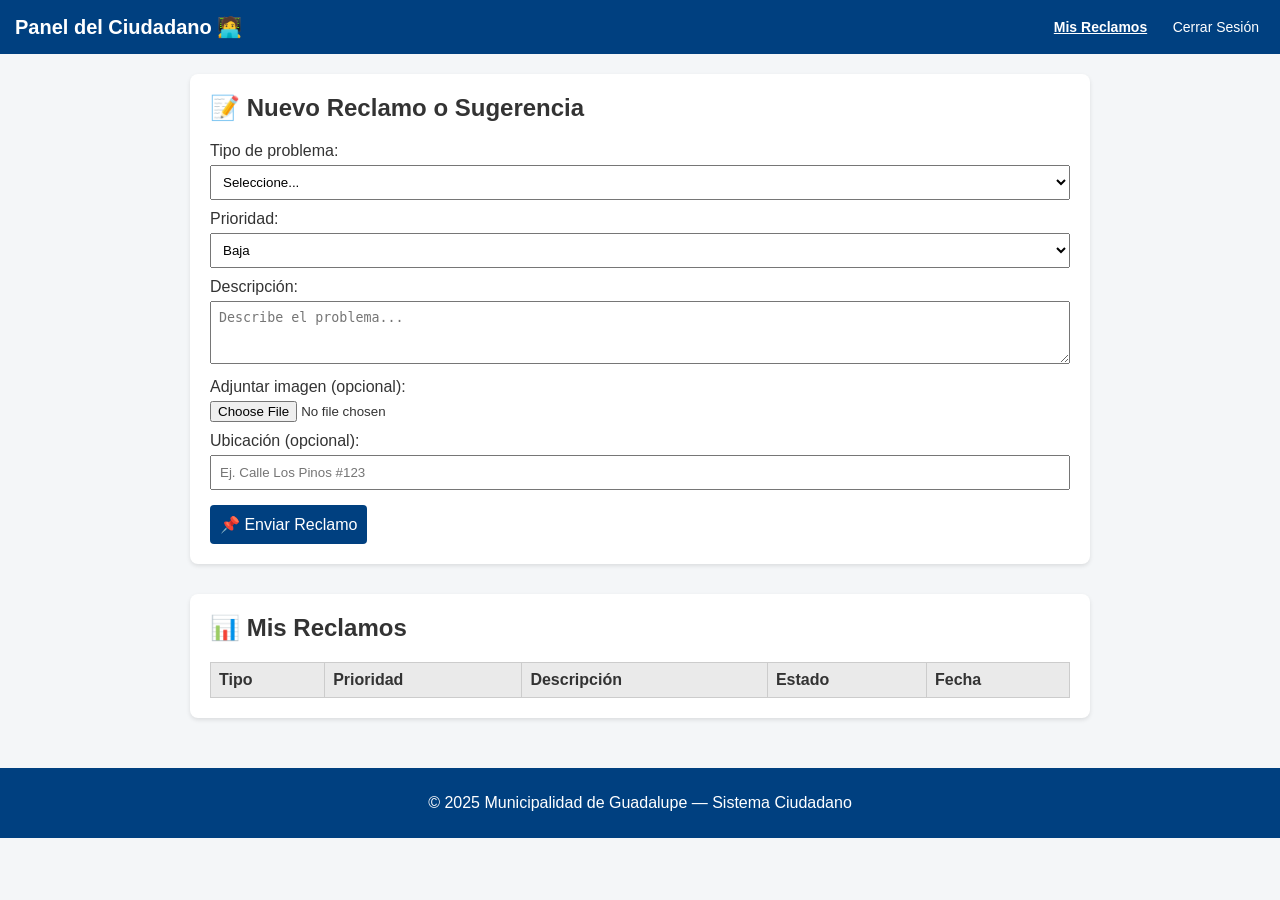
<file: ciudadano.html>
<!DOCTYPE html>
<html lang="es">
<head>
  <meta charset="UTF-8">
  <meta name="viewport" content="width=device-width, initial-scale=1.0">
  <title>Panel Ciudadano - Sistema Ciudadano</title>
  <style>
    body {
      font-family: Arial, sans-serif;
      margin: 0;
      background: #f4f6f8;
      color: #333;
    }
    header.site-header {
      background: #004080;
      color: #fff;
      padding: 15px;
      display: flex;
      justify-content: space-between;
      align-items: center;
    }
    header.site-header h1 {
      margin: 0;
      font-size: 20px;
    }
    nav a, .logout-btn {
      color: #fff;
      margin-left: 15px;
      text-decoration: none;
      background: none;
      border: none;
      cursor: pointer;
      font-size: 14px;
    }
    nav a.active {
      text-decoration: underline;
      font-weight: bold;
    }
    main.ciudadano-container {
      padding: 20px;
      max-width: 900px;
      margin: 0 auto;
    }
    h2 {
      margin-top: 0;
    }
    /* FORMULARIO */
    .form-section {
      background: #fff;
      padding: 20px;
      border-radius: 8px;
      box-shadow: 0 2px 4px rgba(0,0,0,0.1);
      margin-bottom: 30px;
    }
    form label {
      display: block;
      margin-top: 10px;
    }
    form input[type="text"],
    form select,
    form textarea {
      width: 100%;
      padding: 8px;
      margin-top: 5px;
      box-sizing: border-box;
    }
    form input[type="file"] {
      margin-top: 5px;
    }
    .btn {
      display: block;
      background: #004080;
      color: #fff;
      padding: 10px;
      border: none;
      border-radius: 4px;
      cursor: pointer;
      margin-top: 15px;
      font-size: 16px;
    }
    .btn:hover {
      background: #003366;
    }

    /* TABLA */
    .lista-section {
      background: #fff;
      padding: 20px;
      border-radius: 8px;
      box-shadow: 0 2px 4px rgba(0,0,0,0.1);
    }
    table {
      width: 100%;
      border-collapse: collapse;
      background: #fff;
    }
    table th, table td {
      border: 1px solid #ccc;
      padding: 8px;
      text-align: left;
    }
    table th {
      background: #eaeaea;
    }

    footer {
      text-align: center;
      padding: 10px;
      background: #004080;
      color: #fff;
      margin-top: 30px;
    }
  </style>
</head>
<body>

  <header class="site-header">
    <h1>Panel del Ciudadano 🧑‍💻</h1>
    <nav>
      <a href="ciudadano.html" class="active">Mis Reclamos</a>
      <button class="logout-btn" onclick="logout()">Cerrar Sesión</button>
    </nav>
  </header>

  <main class="ciudadano-container">
    <!-- Formulario de nuevo reclamo -->
    <section class="form-section">
      <h2>📝 Nuevo Reclamo o Sugerencia</h2>
      <form id="reclamoForm">
        <label for="tipo">Tipo de problema:</label>
        <select id="tipo" required>
          <option value="">Seleccione...</option>
          <option value="Baches">Baches</option>
          <option value="Alumbrado">Alumbrado</option>
          <option value="Limpieza">Limpieza</option>
          <option value="Otros">Otros</option>
        </select>

        <label for="prioridad">Prioridad:</label>
        <select id="prioridad" required>
          <option value="Baja">Baja</option>
          <option value="Media">Media</option>
          <option value="Alta">Alta</option>
        </select>

        <label for="descripcion">Descripción:</label>
        <textarea id="descripcion" rows="3" placeholder="Describe el problema..." required></textarea>

        <label for="imagen">Adjuntar imagen (opcional):</label>
        <input type="file" id="imagen" accept="image/*">

        <label for="ubicacion">Ubicación (opcional):</label>
        <input type="text" id="ubicacion" placeholder="Ej. Calle Los Pinos #123">

        <button type="submit" class="btn">📌 Enviar Reclamo</button>
      </form>
    </section>

    <!-- Lista de reclamos -->
    <section class="lista-section">
      <h2>📊 Mis Reclamos</h2>
      <table id="tablaReclamos">
        <thead>
          <tr>
            <th>Tipo</th>
            <th>Prioridad</th>
            <th>Descripción</th>
            <th>Estado</th>
            <th>Fecha</th>
          </tr>
        </thead>
        <tbody>
          <!-- Se llena dinámicamente -->
        </tbody>
      </table>
    </section>
  </main>

  <footer>
    <p>© 2025 Municipalidad de Guadalupe — Sistema Ciudadano</p>
  </footer>

  <script>
    // Cierre de sesión simulado
    function logout() {
      alert("Sesión cerrada correctamente");
      window.location.href = "index.html";
    }

    // Lógica para registrar reclamos en la tabla
    document.getElementById('reclamoForm').addEventListener('submit', function(e) {
      e.preventDefault();
      const tipo = document.getElementById('tipo').value;
      const prioridad = document.getElementById('prioridad').value;
      const descripcion = document.getElementById('descripcion').value;
      const fecha = new Date().toLocaleString();

      const tabla = document.getElementById('tablaReclamos').querySelector('tbody');
      const fila = document.createElement('tr');

      fila.innerHTML = `
        <td>${tipo}</td>
        <td>${prioridad}</td>
        <td>${descripcion}</td>
        <td>Enviado</td>
        <td>${fecha}</td>
      `;

      tabla.appendChild(fila);
      this.reset();

      alert('✅ Reclamo enviado correctamente');
    });
  </script>

</body>
</html>
</file>
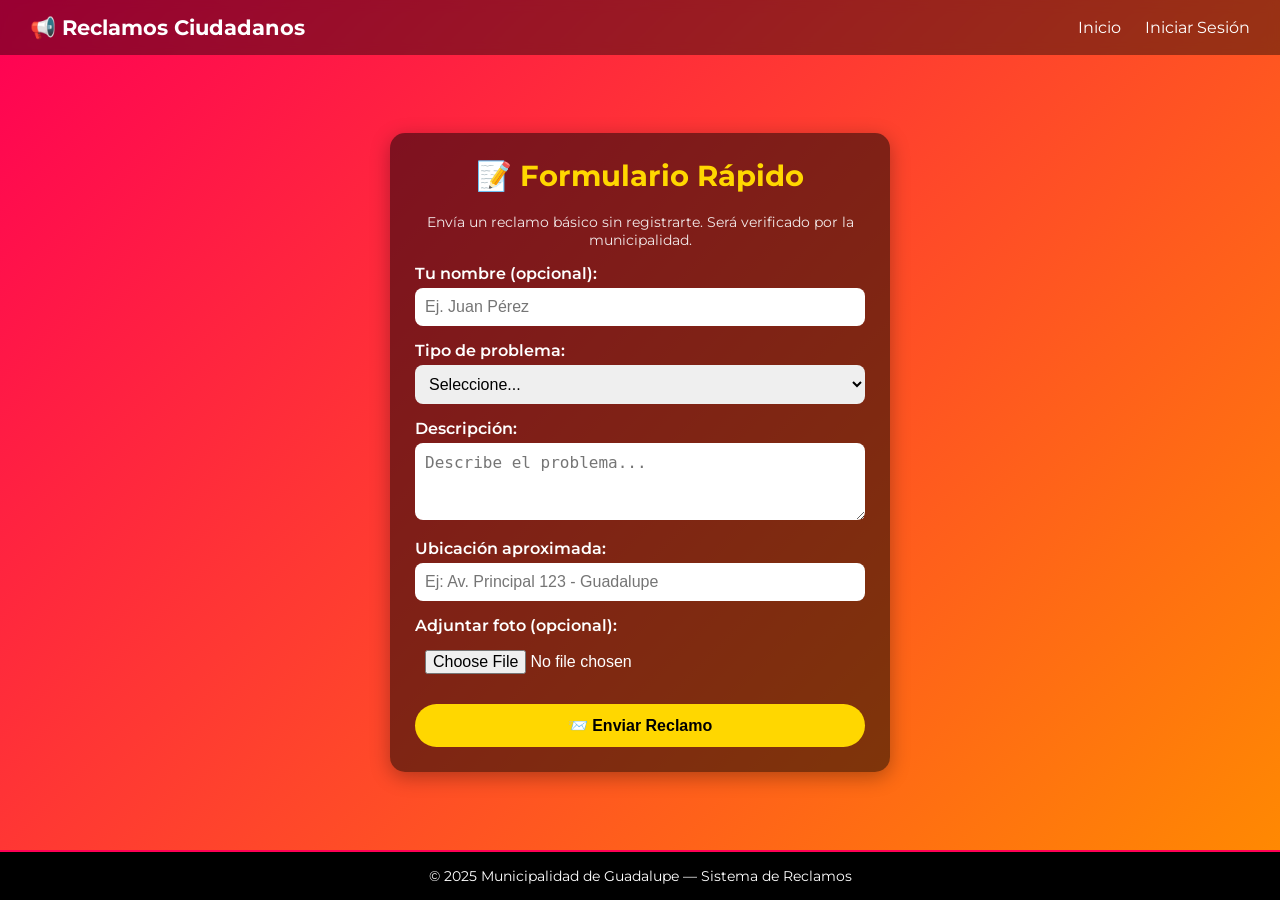
<file: formulario-rapido.html>
<!DOCTYPE html>
<html lang="es">
<head>
  <meta charset="UTF-8" />
  <meta name="viewport" content="width=device-width, initial-scale=1.0"/>
  <title>Formulario Rápido - Reclamos Ciudadanos</title>
  <link href="https://fonts.googleapis.com/css2?family=Montserrat:wght@400;700&display=swap" rel="stylesheet">

  <style>
    * {
      margin: 0;
      padding: 0;
      box-sizing: border-box;
    }

    body {
      font-family: 'Montserrat', sans-serif;
      background: linear-gradient(135deg, #ff0055, #ff8c00);
      color: #fff;
      min-height: 100vh;
      display: flex;
      flex-direction: column;
    }

    /* HEADER */
    header {
      background: rgba(0, 0, 0, 0.4);
      backdrop-filter: blur(6px);
      padding: 15px 30px;
      display: flex;
      justify-content: space-between;
      align-items: center;
    }

    .logo {
      font-size: 1.3rem;
      font-weight: bold;
    }

    nav a {
      color: #fff;
      text-decoration: none;
      margin-left: 20px;
      transition: color 0.3s;
    }

    nav a:hover {
      color: #ffd700;
    }

    /* FORMULARIO */
    main {
      flex: 1;
      display: flex;
      justify-content: center;
      align-items: center;
      padding: 30px 10px;
    }

    .form-container {
      background: rgba(0, 0, 0, 0.5);
      padding: 25px;
      border-radius: 15px;
      max-width: 500px;
      width: 100%;
      box-shadow: 0 5px 20px rgba(0,0,0,0.3);
    }

    .form-container h1 {
      text-align: center;
      margin-bottom: 20px;
      color: #ffd700;
      font-size: 1.8rem;
    }

    label {
      display: block;
      margin-top: 15px;
      font-weight: 600;
    }

    input, select, textarea {
      width: 100%;
      padding: 10px;
      border: none;
      border-radius: 8px;
      margin-top: 5px;
      font-size: 1rem;
    }

    textarea {
      resize: vertical;
    }

    button {
      width: 100%;
      background: #ffd700;
      color: #000;
      padding: 12px;
      border: none;
      border-radius: 25px;
      margin-top: 20px;
      font-weight: bold;
      cursor: pointer;
      font-size: 1rem;
      transition: background 0.3s, transform 0.2s;
    }

    button:hover {
      background: #fff;
      transform: scale(1.05);
    }

    .mensaje-exito {
      text-align: center;
      margin-top: 15px;
      background: rgba(0, 255, 100, 0.2);
      border: 1px solid #00ff66;
      padding: 10px;
      border-radius: 8px;
      display: none;
    }

    /* FOOTER */
    footer {
      text-align: center;
      padding: 15px;
      background: #000;
      font-size: 0.9rem;
      border-top: 2px solid #ff0055;
    }
  </style>
</head>

<body>
  <!-- HEADER -->
  <header>
    <div class="logo">📢 Reclamos Ciudadanos</div>
    <nav>
      <a href="index.html">Inicio</a>
      <a href="login.html">Iniciar Sesión</a>
    </nav>
  </header>

  <!-- FORMULARIO -->
  <main>
    <div class="form-container">
      <h1>📝 Formulario Rápido</h1>
      <p style="text-align:center; font-size:0.9rem; opacity:0.9;">
        Envía un reclamo básico sin registrarte. Será verificado por la municipalidad.
      </p>

      <form id="form-rapido">
        <label for="nombre">Tu nombre (opcional):</label>
        <input type="text" id="nombre" placeholder="Ej. Juan Pérez">

        <label for="tipo">Tipo de problema:</label>
        <select id="tipo" required>
          <option value="">Seleccione...</option>
          <option value="bache">🚧 Bache en la vía</option>
          <option value="alumbrado">💡 Alumbrado público</option>
          <option value="limpieza">🧹 Limpieza pública</option>
          <option value="otro">📝 Otro</option>
        </select>

        <label for="descripcion">Descripción:</label>
        <textarea id="descripcion" rows="3" placeholder="Describe el problema..." required></textarea>

        <label for="ubicacion">Ubicación aproximada:</label>
        <input type="text" id="ubicacion" placeholder="Ej: Av. Principal 123 - Guadalupe" required>

        <label for="foto">Adjuntar foto (opcional):</label>
        <input type="file" id="foto" accept="image/*">

        <button type="submit">📨 Enviar Reclamo</button>
      </form>

      <div class="mensaje-exito" id="mensajeExito">
        ✅ ¡Tu reclamo ha sido enviado correctamente!
      </div>
    </div>
  </main>

  <!-- FOOTER -->
  <footer>
    © 2025 Municipalidad de Guadalupe — Sistema de Reclamos
  </footer>

  <script>
    const form = document.getElementById('form-rapido');
    const mensaje = document.getElementById('mensajeExito');

    form.addEventListener('submit', (e) => {
      e.preventDefault();

      const nuevoReclamo = {
        id: Date.now(),
        nombre: document.getElementById('nombre').value || 'Anónimo',
        tipo: document.getElementById('tipo').value,
        descripcion: document.getElementById('descripcion').value,
        ubicacion: document.getElementById('ubicacion').value,
        fecha: new Date().toLocaleString(),
        estado: 'Por verificar'
      };

      // Guardar en localStorage
      const reclamosRapidos = JSON.parse(localStorage.getItem('reclamosRapidos')) || [];
      reclamosRapidos.push(nuevoReclamo);
      localStorage.setItem('reclamosRapidos', JSON.stringify(reclamosRapidos));

      form.reset();
      mensaje.style.display = 'block';

      setTimeout(() => mensaje.style.display = 'none', 4000);
    });
  </script>
</body>
</html>
</file>
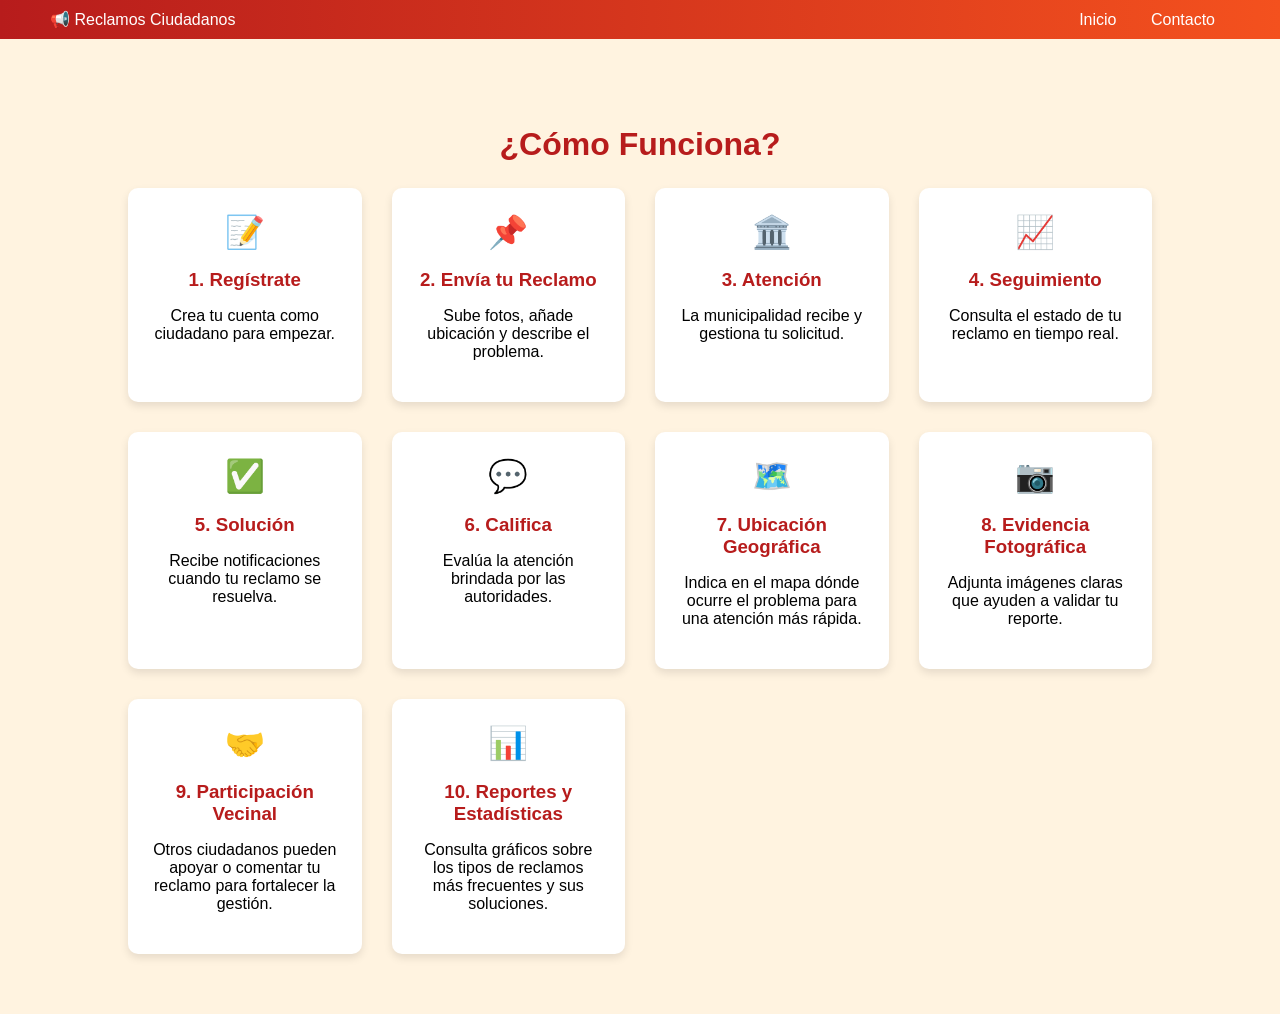
<file: info.html>
<!DOCTYPE html>
<html lang="es">
<head>
  <meta charset="UTF-8">
  <meta name="viewport" content="width=device-width, initial-scale=1.0">
  <title>Información - Reclamos Guadalupe</title>
  <link rel="icon" href="img/megafono.png">
  <style>
    body {font-family: "Poppins", sans-serif; margin: 0; background: #fff3e0;}
    nav {
      background: linear-gradient(90deg, #b71c1c, #f4511e);
      color: white; display: flex; justify-content: space-between; align-items: center;
      padding: 10px 50px;
    }
    nav a {color: white; text-decoration: none; margin: 0 15px; font-weight: 500;}
    nav a:hover {text-decoration: underline;}

    .info {padding: 60px 10%; text-align: center;}
    .info h2 {font-size: 2rem; color: #b71c1c; margin-bottom: 25px;}
    .steps {
      display: grid; grid-template-columns: repeat(auto-fit, minmax(230px, 1fr));
      gap: 30px;
    }
    .step {
      background: #fff; border-radius: 10px; padding: 25px;
      box-shadow: 0 4px 8px rgba(0,0,0,0.1); transition: transform 0.3s;
    }
    .step:hover {transform: translateY(-5px);}
    .icon {font-size: 2rem; color: #f4511e; margin-bottom: 10px;}
    .step h3 {color: #b71c1c; margin-bottom: 10px;}
  </style>
</head>
<body>

  <nav>
    <div class="logo">📢 Reclamos Ciudadanos</div>
    <div>
      <a href="index.html">Inicio</a>
      <a href="contacto.html">Contacto</a>
    </div>
  </nav>

  <section class="info">
    <h2>¿Cómo Funciona?</h2>
    <div class="steps">

      <div class="step">
        <div class="icon">📝</div>
        <h3>1. Regístrate</h3>
        <p>Crea tu cuenta como ciudadano para empezar.</p>
      </div>

      <div class="step">
        <div class="icon">📌</div>
        <h3>2. Envía tu Reclamo</h3>
        <p>Sube fotos, añade ubicación y describe el problema.</p>
      </div>

      <div class="step">
        <div class="icon">🏛️</div>
        <h3>3. Atención</h3>
        <p>La municipalidad recibe y gestiona tu solicitud.</p>
      </div>

      <div class="step">
        <div class="icon">📈</div>
        <h3>4. Seguimiento</h3>
        <p>Consulta el estado de tu reclamo en tiempo real.</p>
      </div>

      <div class="step">
        <div class="icon">✅</div>
        <h3>5. Solución</h3>
        <p>Recibe notificaciones cuando tu reclamo se resuelva.</p>
      </div>

      <div class="step">
        <div class="icon">💬</div>
        <h3>6. Califica</h3>
        <p>Evalúa la atención brindada por las autoridades.</p>
      </div>

      <!-- NUEVOS PASOS AÑADIDOS -->
      <div class="step">
        <div class="icon">🗺️</div>
        <h3>7. Ubicación Geográfica</h3>
        <p>Indica en el mapa dónde ocurre el problema para una atención más rápida.</p>
      </div>

      <div class="step">
        <div class="icon">📷</div>
        <h3>8. Evidencia Fotográfica</h3>
        <p>Adjunta imágenes claras que ayuden a validar tu reporte.</p>
      </div>

      <div class="step">
        <div class="icon">🤝</div>
        <h3>9. Participación Vecinal</h3>
        <p>Otros ciudadanos pueden apoyar o comentar tu reclamo para fortalecer la gestión.</p>
      </div>

      <div class="step">
        <div class="icon">📊</div>
        <h3>10. Reportes y Estadísticas</h3>
        <p>Consulta gráficos sobre los tipos de reclamos más frecuentes y sus soluciones.</p>
      </div>

    </div>
  </section>

</body>
</html>
</file>
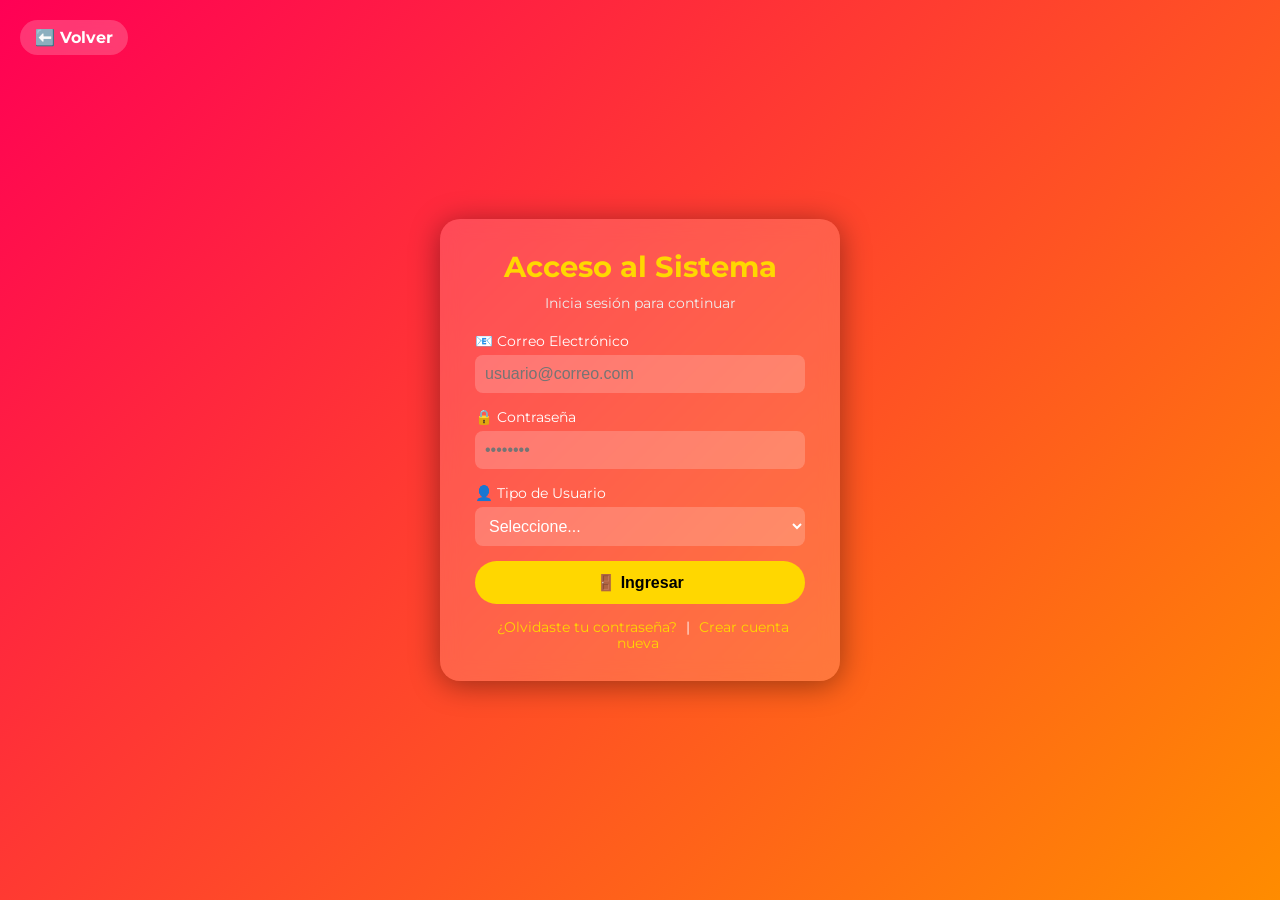
<file: login.html>
<!DOCTYPE html>
<html lang="es">
<head>
  <meta charset="UTF-8" />
  <meta name="viewport" content="width=device-width, initial-scale=1.0"/>
  <title>Iniciar Sesión - Sistema de Reclamos</title>
  <link href="https://fonts.googleapis.com/css2?family=Montserrat:wght@400;700&display=swap" rel="stylesheet">

  <style>
    * {
      margin: 0;
      padding: 0;
      box-sizing: border-box;
    }

    body {
      font-family: 'Montserrat', sans-serif;
      background: linear-gradient(135deg, #ff0055, #ff8c00);
      display: flex;
      justify-content: center;
      align-items: center;
      height: 100vh;
      overflow: hidden;
    }

    /* Botón Volver */
    .volver {
      position: absolute;
      top: 20px;
      left: 20px;
      background: rgba(255,255,255,0.2);
      color: white;
      padding: 8px 15px;
      border-radius: 25px;
      text-decoration: none;
      font-weight: bold;
      backdrop-filter: blur(6px);
      transition: background 0.3s, transform 0.2s;
    }
    .volver:hover {
      background: rgba(255,255,255,0.4);
      transform: scale(1.05);
    }

    /* Tarjeta de Login */
    .login-card {
      background: rgba(255, 255, 255, 0.15);
      backdrop-filter: blur(10px);
      border-radius: 20px;
      box-shadow: 0 4px 30px rgba(0, 0, 0, 0.4);
      padding: 30px 35px;
      text-align: center;
      width: 100%;
      max-width: 400px;
      color: white;
      animation: fadeIn 0.8s ease-out;
    }

    @keyframes fadeIn {
      from { opacity: 0; transform: translateY(-30px); }
      to { opacity: 1; transform: translateY(0); }
    }

    .login-card h1 {
      font-size: 1.8rem;
      margin-bottom: 10px;
      color: #ffd700;
    }

    .login-card p {
      font-size: 0.9rem;
      margin-bottom: 20px;
      color: #eee;
    }

    /* Campos */
    .form-group {
      margin-bottom: 15px;
      text-align: left;
    }
    .form-group label {
      display: block;
      font-size: 0.9rem;
      margin-bottom: 5px;
    }
    .form-group input,
    .form-group select {
      width: 100%;
      padding: 10px;
      border: none;
      border-radius: 8px;
      background: rgba(255,255,255,0.2);
      color: #fff;
      font-size: 1rem;
      outline: none;
      transition: background 0.3s;
    }
    .form-group input:focus,
    .form-group select:focus {
      background: rgba(255,255,255,0.3);
    }

    /* Botón */
    .login-btn {
      width: 100%;
      padding: 12px;
      background: #ffd700;
      color: #000;
      font-weight: bold;
      font-size: 1rem;
      border: none;
      border-radius: 25px;
      cursor: pointer;
      transition: background 0.3s, transform 0.2s;
    }
    .login-btn:hover {
      background: #fff;
      transform: scale(1.05);
    }

    /* Mensaje de error */
    .error-msg {
      color: #ff7b7b;
      text-align: center;
      margin-top: 10px;
      font-size: 0.9rem;
      display: none;
    }

    /* Enlaces */
    .extra-links {
      margin-top: 15px;
      font-size: 0.85rem;
    }
    .extra-links a {
      color: #ffd700;
      text-decoration: none;
      margin: 0 5px;
    }
    .extra-links a:hover {
      text-decoration: underline;
    }
  </style>
</head>

<body>

  <a href="index.html" class="volver">⬅️ Volver</a>

  <div class="login-card">
    <h1>Acceso al Sistema</h1>
    <p>Inicia sesión para continuar</p>

    <form id="login-form">
      <div class="form-group">
        <label for="email">📧 Correo Electrónico</label>
        <input type="email" id="email" placeholder="usuario@correo.com" required>
      </div>

      <div class="form-group">
        <label for="password">🔒 Contraseña</label>
        <input type="password" id="password" placeholder="••••••••" required>
      </div>

      <div class="form-group">
        <label for="role">👤 Tipo de Usuario</label>
        <select id="role" required>
          <option value="">Seleccione...</option>
          <option value="ciudadano">Ciudadano</option>
          <option value="autoridad">Autoridad</option>
          <option value="admin">Administrador</option>
        </select>
      </div>

      <button type="submit" class="login-btn">🚪 Ingresar</button>
      <div class="error-msg" id="error-msg">❌ Correo, contraseña o rol incorrectos</div>
    </form>

    <div class="extra-links">
      <a href="recuperar.html">¿Olvidaste tu contraseña?</a> |
      <a href="register.html">Crear cuenta nueva</a>
    </div>
  </div>

  <script>
    const form = document.getElementById('login-form');
    const errorMsg = document.getElementById('error-msg');

    form.addEventListener('submit', async (e) => {
      e.preventDefault();
      const email = document.getElementById('email').value.trim();
      const password = document.getElementById('password').value.trim();
      const role = document.getElementById('role').value;

      if (!email || !password || !role) {
        errorMsg.textContent = "⚠️ Por favor, completa todos los campos.";
        errorMsg.style.display = "block";
        return;
      }

      try {
        const res = await fetch('php/login.php', {
          method: 'POST',
          headers: { 'Content-Type': 'application/x-www-form-urlencoded' },
          body: new URLSearchParams({ email, password, role })
        });

        const data = await res.json();

        if (data.success) {
          localStorage.setItem('loggedUser', JSON.stringify({ email, role }));

          // Redirección según rol
          window.location.href =
            role === 'ciudadano' ? 'panel-ciudadano.html' :
            role === 'autoridad' ? 'panel-autoridad.html' :
            'panel-admin.html';
        } else {
          errorMsg.textContent = "❌ " + data.message;
          errorMsg.style.display = "block";
        }
      } catch (err) {
        errorMsg.textContent = "⚠️ Error de conexión con el servidor.";
        errorMsg.style.display = "block";
      }
    });
  </script>

</body>
</html>
</file>
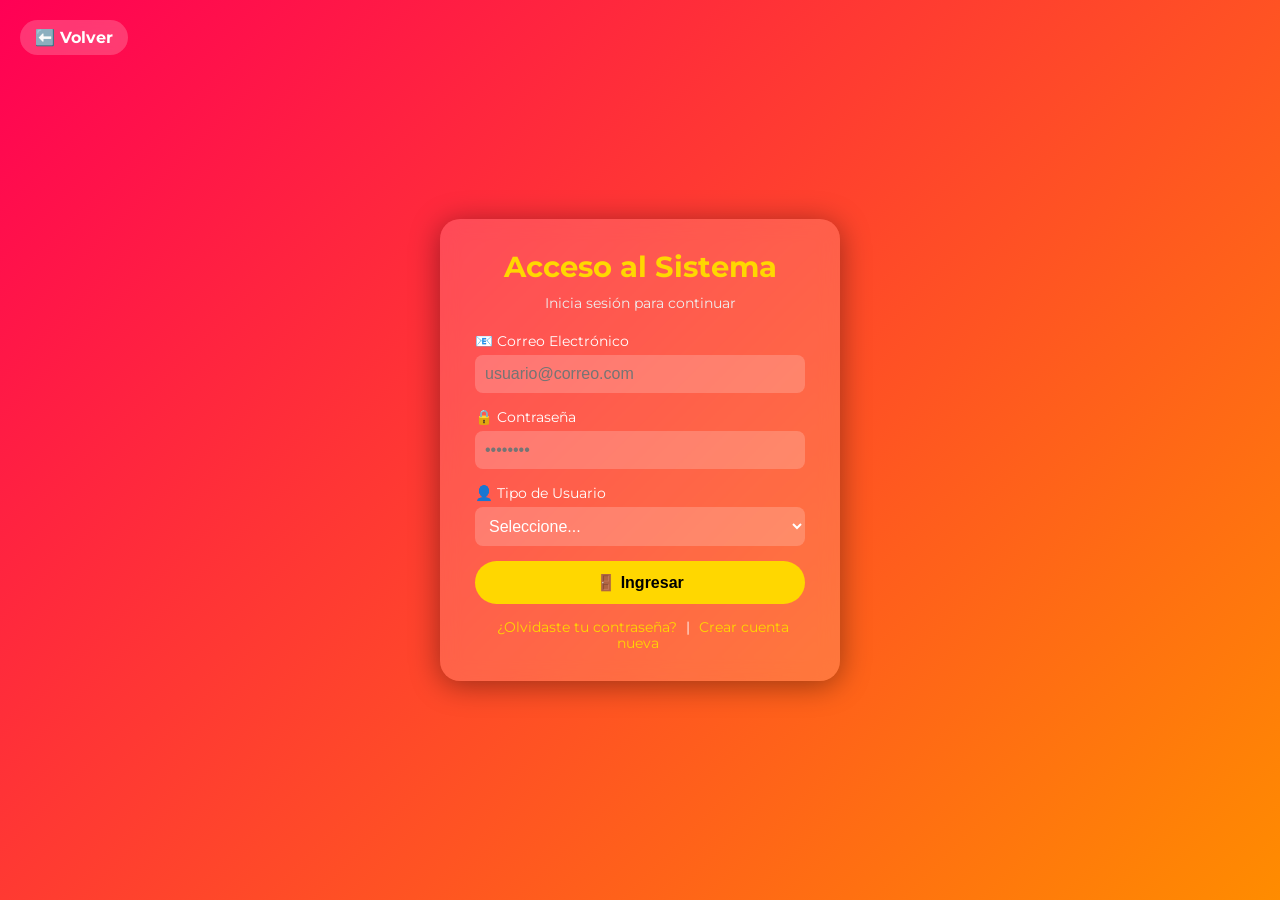
<file: panel-autoridad.html>
<!DOCTYPE html>
<html lang="es">
<head>
  <meta charset="UTF-8">
  <meta name="viewport" content="width=device-width, initial-scale=1.0">
  <title>Panel de Autoridades - Sistema Ciudadano</title>
  <style>
    body {
      font-family: Arial, sans-serif;
      margin: 0;
      background: #f4f6f9;
      color: #333;
    }

    /* === Header === */
    .site-header {
      background: #2c3e50;
      color: #fff;
      padding: 1rem;
      display: flex;
      justify-content: space-between;
      align-items: center;
    }
    .site-header h1 {
      margin: 0;
      font-size: 1.4rem;
    }
    nav a {
      color: #fff;
      text-decoration: none;
      margin-right: 1rem;
    }
    nav a.active {
      text-decoration: underline;
      font-weight: bold;
    }
    .logout-btn {
      background: #e74c3c;
      color: white;
      border: none;
      padding: 6px 12px;
      border-radius: 5px;
      cursor: pointer;
    }
    .logout-btn:hover {
      background: #c0392b;
    }

    /* === Contenido Principal === */
    .autoridad-container {
      max-width: 1000px;
      margin: 20px auto;
      padding: 10px;
    }

    .bandeja-section,
    .indicadores-section {
      background: white;
      padding: 20px;
      margin-top: 20px;
      border-radius: 10px;
      box-shadow: 0 2px 6px rgba(0,0,0,0.1);
    }

    .bandeja-section h2,
    .indicadores-section h2 {
      color: #0056b3;
      margin-top: 0;
    }

    table {
      width: 100%;
      border-collapse: collapse;
      margin-top: 15px;
    }
    th, td {
      padding: 8px;
      text-align: left;
      border-bottom: 1px solid #ddd;
    }
    th {
      background: #0056b3;
      color: white;
    }

    button.estado-btn {
      background: #007bff;
      color: white;
      border: none;
      padding: 5px 8px;
      margin: 2px;
      border-radius: 5px;
      cursor: pointer;
      font-size: 0.85rem;
    }

    button.estado-btn:hover {
      background: #0056b3;
    }

    .indicadores-grid {
      display: grid;
      grid-template-columns: repeat(auto-fit, minmax(150px, 1fr));
      gap: 15px;
      margin-top: 15px;
    }

    .indicador-card {
      background: #f4f7fa;
      text-align: center;
      padding: 15px;
      border-radius: 10px;
      box-shadow: 0 1px 4px rgba(0,0,0,0.1);
    }

    .indicador-card h3 {
      margin: 0;
      font-size: 1rem;
      color: #333;
    }

    .indicador-card p {
      font-size: 1.4rem;
      font-weight: bold;
      margin: 5px 0 0;
      color: #0056b3;
    }

    footer {
      background: #2c3e50;
      color: #fff;
      text-align: center;
      padding: 0.7rem;
      margin-top: 2rem;
    }
  </style>
</head>
<body>

  <header class="site-header">
    <h1>Panel de Autoridades 🏛️</h1>
    <nav>
      <a href="panel-autoridad.html" class="active">Bandeja de Reclamos</a>
      <button class="logout-btn" onclick="logout()">Cerrar Sesión</button>
    </nav>
  </header>

  <main class="autoridad-container">

    <!-- Bandeja de entrada -->
    <section class="bandeja-section">
      <h2>📥 Bandeja de Reclamos Ciudadanos</h2>
      <table id="tablaAutoridad">
        <thead>
          <tr>
            <th>Tipo</th>
            <th>Prioridad</th>
            <th>Descripción</th>
            <th>Usuario</th>
            <th>Estado</th>
            <th>Acciones</th>
          </tr>
        </thead>
        <tbody>
          <!-- Se llena dinámicamente -->
        </tbody>
      </table>
    </section>

    <!-- Indicadores -->
    <section class="indicadores-section">
      <h2>📊 Indicadores de Gestión</h2>
      <div class="indicadores-grid">
        <div class="indicador-card">
          <h3>Total Reclamos</h3>
          <p id="totalReclamos">0</p>
        </div>
        <div class="indicador-card">
          <h3>En Proceso</h3>
          <p id="enProceso">0</p>
        </div>
        <div class="indicador-card">
          <h3>Resueltos</h3>
          <p id="resueltos">0</p>
        </div>
        <div class="indicador-card">
          <h3>Pendientes</h3>
          <p id="pendientes">0</p>
        </div>
      </div>
    </section>

  </main>

  <footer>
    <p>© 2025 Municipalidad de Guadalupe — Sistema Ciudadano</p>
  </footer>

  <script>
    // ==========================
    // 🔐 Verificar sesión activa
    // ==========================
    const currentUser = JSON.parse(localStorage.getItem('loggedUser'));
    if (!currentUser || currentUser.rol !== 'autoridad') {
      window.location.href = 'login.html'; // Redirige si no es autoridad
    }

    // ==========================
    // Elementos DOM
    // ==========================
    const tablaBody = document.querySelector('#tablaAutoridad tbody');
    const totalReclamosEl = document.getElementById('totalReclamos');
    const enProcesoEl = document.getElementById('enProceso');
    const resueltosEl = document.getElementById('resueltos');
    const pendientesEl = document.getElementById('pendientes');

    // ==========================
    // Datos (desde localStorage)
    // ==========================
    let reclamos = JSON.parse(localStorage.getItem('reclamos')) || [];

    // ==========================
    // Cambiar estado del reclamo
    // ==========================
    function cambiarEstado(id) {
      const index = reclamos.findIndex(r => r.id === id);
      if (index !== -1) {
        const estadoActual = reclamos[index].estado;
        let nuevoEstado = estadoActual;

        if (estadoActual === 'Recibido') nuevoEstado = 'En proceso';
        else if (estadoActual === 'En proceso') nuevoEstado = 'Resuelto';
        else if (estadoActual === 'Resuelto') nuevoEstado = 'Cerrado';

        reclamos[index].estado = nuevoEstado;
        localStorage.setItem('reclamos', JSON.stringify(reclamos));
        renderTabla();
        actualizarIndicadores();
      }
    }

    // ==========================
    // Renderizar tabla
    // ==========================
    function renderTabla() {
      tablaBody.innerHTML = '';
      reclamos.forEach(r => {
        const row = document.createElement('tr');
        row.innerHTML = `
          <td>${r.tipo}</td>
          <td>${r.prioridad || '-'}</td>
          <td>${r.descripcion}</td>
          <td>${r.user}</td>
          <td>${r.estado}</td>
          <td>
            ${r.estado !== 'Cerrado' ? 
              `<button class="estado-btn" onclick="cambiarEstado(${r.id})">Cambiar estado</button>` : 
              `<span>✅ Cerrado</span>`}
          </td>
        `;
        tablaBody.appendChild(row);
      });
    }

    // ==========================
    // Indicadores
    // ==========================
    function actualizarIndicadores() {
      totalReclamosEl.textContent = reclamos.length;
      enProcesoEl.textContent = reclamos.filter(r => r.estado === 'En proceso').length;
      resueltosEl.textContent = reclamos.filter(r => r.estado === 'Resuelto').length;
      pendientesEl.textContent = reclamos.filter(r => r.estado === 'Recibido').length;
    }

    // ==========================
    // Logout
    // ==========================
    function logout() {
      localStorage.removeItem('loggedUser');
      window.location.href = 'login.html';
    }

    // ==========================
    // Inicialización
    // ==========================
    renderTabla();
    actualizarIndicadores();

    // ==========================
    // 🔗 CONEXIÓN CON PANEL ADMIN
    // ==========================

    // Si no existen reclamos, cargamos algunos de ejemplo
    if (!reclamos || reclamos.length === 0) {
      reclamos = [
        { id: 1, tipo: "Alumbrado Público", prioridad: "Alta", descripcion: "Poste sin luz en Av. Central", user: "Juan Pérez", estado: "Recibido" },
        { id: 2, tipo: "Limpieza", prioridad: "Media", descripcion: "Acumulación de basura en el parque", user: "Ana Torres", estado: "En proceso" },
        { id: 3, tipo: "Bacheo", prioridad: "Alta", descripcion: "Hueco peligroso frente al colegio", user: "Luis Gómez", estado: "Resuelto" }
      ];
      localStorage.setItem('reclamos', JSON.stringify(reclamos));
    }

    // 🔄 Escuchar cambios desde localStorage (sin recargar la página)
    window.addEventListener("storage", (event) => {
      if (event.key === "reclamos") {
        reclamos = JSON.parse(event.newValue) || [];
        renderTabla();
        actualizarIndicadores();
      }
    });

    // 🔁 Sincronizar cada cierto tiempo (por si ambos paneles están abiertos)
    setInterval(() => {
      const nuevos = JSON.parse(localStorage.getItem('reclamos')) || [];
      if (JSON.stringify(nuevos) !== JSON.stringify(reclamos)) {
        reclamos = nuevos;
        renderTabla();
        actualizarIndicadores();
      }
    }, 3000);
  </script>
  
</body>
</html>
</file>
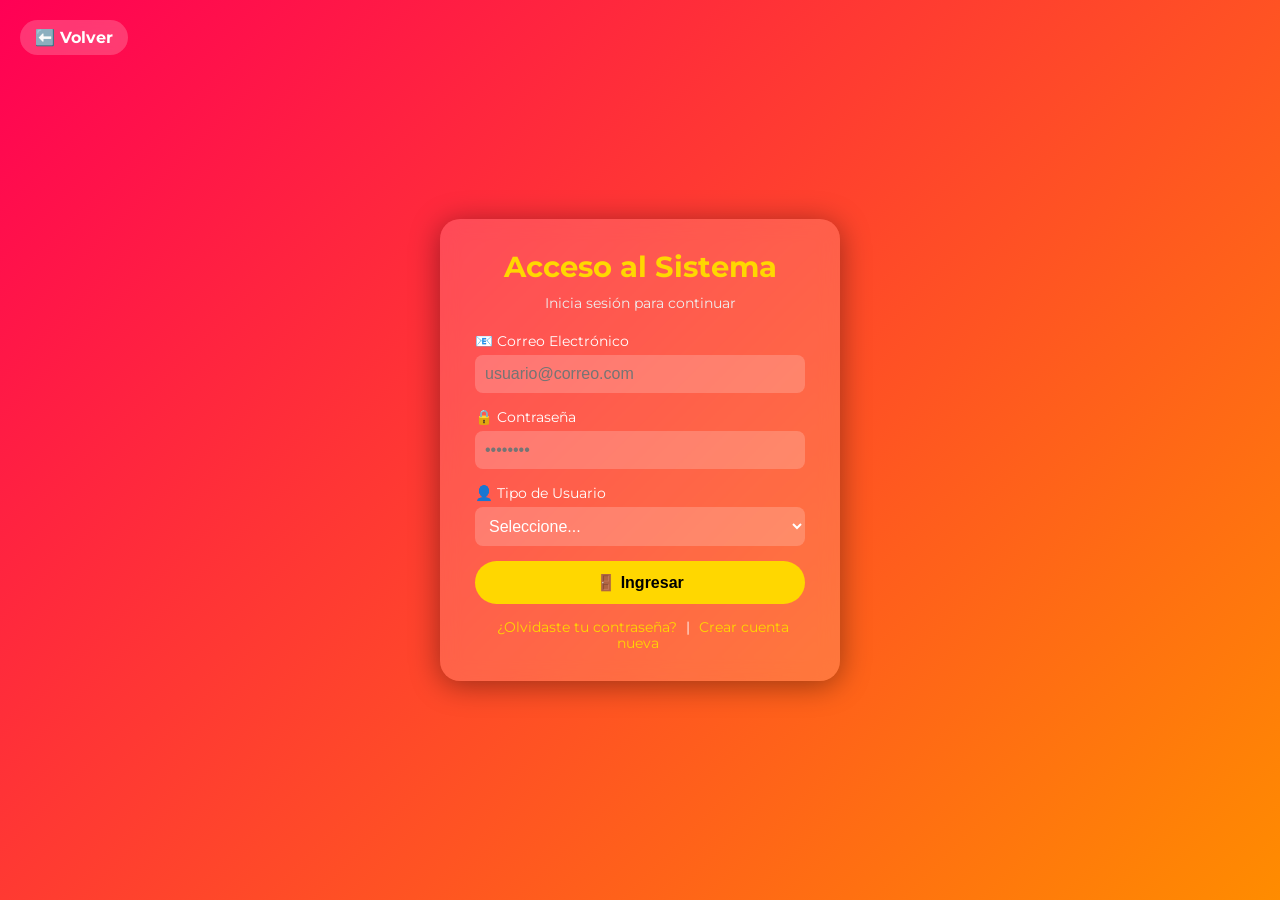
<file: panel-ciudadano.html>
<!DOCTYPE html>
<html lang="es">
<head>
  <meta charset="UTF-8">
  <meta name="viewport" content="width=device-width, initial-scale=1.0">
  <title>Panel Ciudadano - Sistema de Reclamos</title>
  <link href="https://fonts.googleapis.com/css2?family=Montserrat:wght@400;700&display=swap" rel="stylesheet">
  <style>
    * { margin:0; padding:0; box-sizing:border-box; }
    body {
      font-family: 'Montserrat', sans-serif;
      background: linear-gradient(135deg, rgba(0,0,0,0.8), rgba(0,0,0,0.8)),
                  url('https://images.unsplash.com/photo-1568605114967-8130f3a36994?auto=format&fit=crop&w=1600&q=80');
      background-size: cover;
      background-position: center;
      color: white;
      min-height: 100vh;
      display:flex;
      flex-direction: column;
    }
    header.site-header {
      background: rgba(0,0,0,0.85);
      backdrop-filter: blur(8px);
      padding: 15px 25px;
      display:flex;
      justify-content: space-between;
      align-items:center;
      box-shadow:0 3px 10px rgba(0,0,0,0.4);
    }
    header h1 { font-size:1.5rem; color:#ffd700; text-shadow:0 0 10px rgba(255,255,255,0.3); }
    nav a {
      color:white; margin-left:15px; text-decoration:none;
      font-weight:600; transition:0.3s;
    }
    nav a:hover, nav a.active { color:#ffd700; transform:scale(1.1); }
    main { flex:1; padding:20px; max-width:900px; margin:0 auto; }
    section {
      background: rgba(0,0,0,0.65);
      backdrop-filter: blur(6px);
      padding:20px;
      border-radius:15px;
      margin-bottom:25px;
      box-shadow:0 4px 20px rgba(0,0,0,0.6);
      animation:fadeIn 0.8s ease-out;
    }
    section h2 { margin-bottom:15px; color:#ffd700; text-align:center; text-shadow:0 0 10px rgba(255,255,255,0.3); }
    form label { display:block; margin-top:10px; font-weight:bold; }
    form input, form select, form textarea {
      width:100%; padding:10px; margin-top:5px; border:none; border-radius:8px;
      background: rgba(255,255,255,0.1); color:white; font-size:0.95rem;
    }
    form input:focus, form select:focus, form textarea:focus {
      background: rgba(255,255,255,0.25); outline:none;
    }
    button.btn {
      display:block; width:100%; padding:12px; margin-top:15px;
      background:#ffd700; color:black; font-weight:bold;
      border:none; border-radius:25px; cursor:pointer; font-size:1rem;
      transition:background 0.3s, transform 0.2s;
    }
    button.btn:hover { background:white; transform:scale(1.05); }
    table { width:100%; border-collapse:collapse; margin-top:10px; background: rgba(255,255,255,0.08); }
    th, td { padding:10px; border-bottom:1px solid rgba(255,255,255,0.2); text-align:left; }
    th { color:#ffd700; }
    footer { background: rgba(0,0,0,0.85); text-align:center; padding:15px; font-size:0.9rem; }
    @keyframes fadeIn { from{opacity:0; transform:translateY(-15px);} to{opacity:1; transform:translateY(0);} }
    .btn-opciones {
      display: flex; justify-content: center; gap: 20px; margin-top: 20px;
    }
    .btn-opciones button {
      background: #ffd700; color: black; font-weight: bold;
      padding: 12px 25px; border: none; border-radius: 25px;
      cursor: pointer; transition: transform 0.2s, background 0.3s;
      box-shadow: 0 3px 10px rgba(0,0,0,0.4);
    }
    .btn-opciones button:hover {
      transform: scale(1.05); background: white;
    }
    .foto-preview {
      display:block; width:100px; height:100px; border-radius:50%;
      object-fit:cover; margin:10px auto; border:3px solid #ffd700;
    }
  </style>
</head>
<body>

<header class="site-header">
  <h1>🏛️ Panel Ciudadano - Municipalidad de Guadalupe</h1>
  <nav>
    <a href="#" id="nav-inicio" class="active">Inicio</a>
    <a href="#" id="nav-perfil">Mi Perfil</a>
    <a href="#" id="nav-reclamos">Reclamos</a>
    <a href="#" id="nav-incognito">Modo Incógnito</a>
    <a href="#" id="logout-btn">Cerrar Sesión</a>
  </nav>
</header>

<main>
  <!-- Sección Inicio -->
  <section id="inicio-section">
    <h2>Bienvenido al Sistema de Reclamos Ciudadanos</h2>
    <p style="text-align:center; font-size:1.1rem;">
      Este portal te permite registrar tus reclamos, sugerencias o incidencias en tu distrito.<br>
      Participa en la mejora de tu comunidad con transparencia y compromiso.<br><br>
      <strong>Fecha y hora actual:</strong> <span id="fecha-actual"></span>
    </p>
    <div class="btn-opciones">
      <button onclick="mostrarSeccion('perfil-section')">🧍‍♂️ Mi Perfil</button>
      <button onclick="mostrarSeccion('reclamo-section')">📝 Nuevo Reclamo</button>
    </div>
  </section>

  <!-- Perfil Ciudadano -->
  <section id="perfil-section" style="display:none;">
    <h2>🧍‍♂️ Mi Perfil</h2>
    <img id="fotoPerfilPreview" class="foto-preview" src="https://cdn-icons-png.flaticon.com/512/847/847969.png" alt="Foto de perfil">
    <form id="form-perfil">
      <label for="nombre">Nombre:</label>
      <input type="text" id="nombre" placeholder="Tu nombre..." required>
      <label for="edad">Edad:</label>
      <input type="number" id="edad" placeholder="Tu edad..." required>
      <label for="correo">Correo electrónico:</label>
      <input type="email" id="correo" placeholder="ejemplo@correo.com" required>
      <label for="fotoPerfil">Foto de perfil:</label>
      <input type="file" id="fotoPerfil" accept="image/*">
      <button type="submit" class="btn">Guardar Perfil</button>
    </form>
  </section>

  <!-- Reclamos -->
  <section id="reclamo-section" style="display:none;">
    <h2>Registrar Reclamo o Sugerencia</h2>
    <form id="form-reclamo">
      <label for="tipo">Tipo de Problema:</label>
      <select id="tipo" required>
        <option value="">Seleccione...</option>
        <option value="bache">🚧 Bache en la vía</option>
        <option value="alumbrado">💡 Alumbrado público</option>
        <option value="limpieza">🧹 Limpieza pública</option>
        <option value="otro">📝 Otro</option>
      </select>
      <label for="descripcion">Descripción:</label>
      <textarea id="descripcion" rows="3" placeholder="Describe el problema..." required></textarea>
      <label for="imagen">Adjuntar Foto (opcional):</label>
      <input type="file" id="imagen" accept="image/*">
      <label for="ubicacion">Ubicación:</label>
      <input type="text" id="ubicacion" placeholder="Ej: Av. Principal 123 - Guadalupe" required>
      <button type="submit" class="btn">Enviar Reclamo</button>
    </form>

    <h2 style="margin-top:30px;">📜 Mis Reclamos Enviados</h2>
    <table id="tabla-historial">
      <thead>
        <tr>
          <th>Nombre</th>
          <th>Edad</th>
          <th>Correo</th>
          <th>Tipo</th>
          <th>Descripción</th>
          <th>Estado</th>
          <th>Fecha</th>
        </tr>
      </thead>
      <tbody></tbody>
    </table>
  </section>
</main>

<footer>
  <p>© 2025 Municipalidad de Guadalupe — Sistema Ciudadano de Reclamos</p>
</footer>

<script>
  let usuarioLog = JSON.parse(localStorage.getItem('loggedUser'));
  const fotoPreview = document.getElementById('fotoPerfilPreview');

  if (!usuarioLog || usuarioLog.rol !== 'ciudadano') {
    alert("Debe iniciar sesión primero.");
    window.location.href = 'login.html';
  }

  // Fecha actual
  function actualizarFecha() {
    const now = new Date();
    document.getElementById('fecha-actual').textContent =
      now.toLocaleString('es-PE', { dateStyle: 'full', timeStyle: 'medium' });
  }
  setInterval(actualizarFecha, 1000); actualizarFecha();

  // Navegación
  function mostrarSeccion(id) {
    document.querySelectorAll('main section').forEach(s => s.style.display = 'none');
    document.getElementById(id).style.display = 'block';
    document.querySelectorAll('nav a').forEach(a => a.classList.remove('active'));
    if(id==='inicio-section') document.getElementById('nav-inicio').classList.add('active');
    if(id==='perfil-section') document.getElementById('nav-perfil').classList.add('active');
    if(id==='reclamo-section') document.getElementById('nav-reclamos').classList.add('active');
  }

  document.getElementById('nav-inicio').onclick = ()=>mostrarSeccion('inicio-section');
  document.getElementById('nav-perfil').onclick = ()=>mostrarSeccion('perfil-section');
  document.getElementById('nav-reclamos').onclick = ()=>mostrarSeccion('reclamo-section');

  // Guardar perfil
  document.getElementById('form-perfil').addEventListener('submit', e => {
    e.preventDefault();
    const nombre = nombre.value.trim();
    const edad = edad.value.trim();
    const correo = document.getElementById('correo').value.trim();
    if(nombre && edad && correo){
      usuarioLog.nombre = nombre;
      usuarioLog.edad = edad;
      usuarioLog.correo = correo;
      localStorage.setItem('loggedUser', JSON.stringify(usuarioLog));
      alert('Perfil actualizado correctamente');
      mostrarSeccion('inicio-section');
      renderTabla();
    }
  });

  // Foto de perfil
  document.getElementById('fotoPerfil').addEventListener('change', e=>{
    const file = e.target.files[0];
    if(file){
      const reader = new FileReader();
      reader.onload = ev=>{
        fotoPreview.src = ev.target.result;
        localStorage.setItem('fotoPerfil', ev.target.result);
      };
      reader.readAsDataURL(file);
    }
  });
  const fotoGuardada = localStorage.getItem('fotoPerfil');
  if(fotoGuardada) fotoPreview.src = fotoGuardada;

  // Logout
  document.getElementById('logout-btn').onclick = ()=>{
    localStorage.removeItem('loggedUser');
    localStorage.removeItem('fotoPerfil');
    window.location.href='index.html';
  };

  // Modo incógnito
  document.getElementById('nav-incognito').onclick = ()=>{
    const incognito = confirm("¿Deseas activar el modo incógnito?");
    if(incognito){
      localStorage.removeItem('loggedUser');
      alert("Modo incógnito activado. No se guardarán tus datos.");
      fotoPreview.src = "https://cdn-icons-png.flaticon.com/512/942/942751.png";
      document.getElementById('nombre').value = '';
      document.getElementById('edad').value = '';
      document.getElementById('correo').value = '';
    }
  };

  // Reclamos
  const reclamos = JSON.parse(localStorage.getItem('reclamos')) || [];
  const tablaBody = document.querySelector('#tabla-historial tbody');
  function renderTabla(){
    tablaBody.innerHTML='';
    const todosReclamos = JSON.parse(localStorage.getItem('reclamos')) || [];
    todosReclamos.filter(r=>r.correo===usuarioLog.correo)
      .forEach(r=>{
        const tr=document.createElement('tr');
        tr.innerHTML=`<td>${r.nombre}</td><td>${r.edad}</td><td>${r.correo}</td><td>${r.tipo}</td><td>${r.descripcion}</td><td>${r.estado}</td><td>${r.fecha}</td>`;
        tablaBody.appendChild(tr);
      });
  }
  renderTabla();
</script>
</body>
</html>
</file>
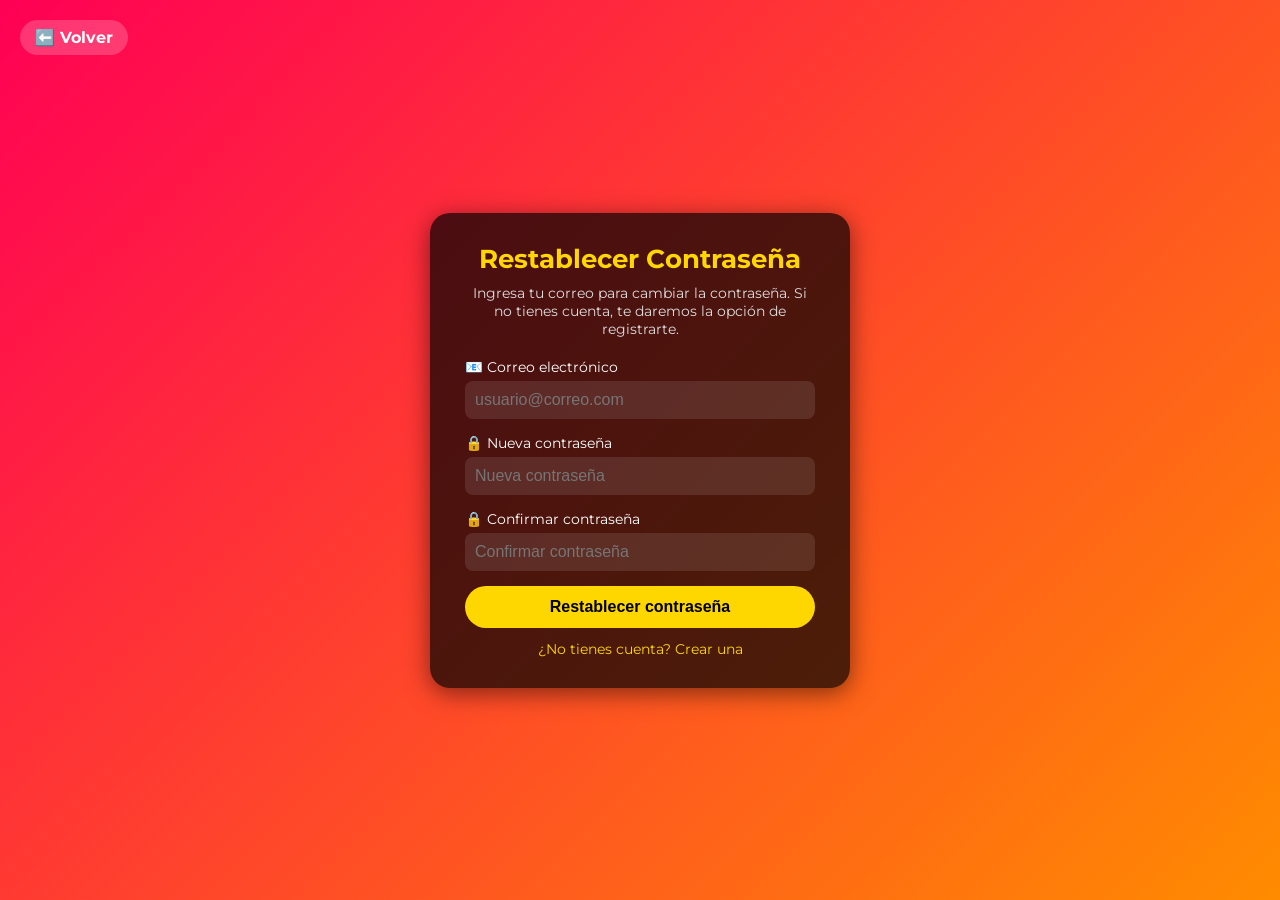
<file: recuperar.html>
<!DOCTYPE html>
<html lang="es">
<head>
  <meta charset="UTF-8" />
  <meta name="viewport" content="width=device-width, initial-scale=1.0"/>
  <title>Restablecer Contraseña</title>
  <link href="https://fonts.googleapis.com/css2?family=Montserrat:wght@400;700&display=swap" rel="stylesheet">
  <style>
    * { margin:0; padding:0; box-sizing:border-box; }
    body {
      font-family: 'Montserrat', sans-serif;
      background: linear-gradient(135deg, #ff0055, #ff8c00);
      display:flex;
      justify-content:center;
      align-items:center;
      height:100vh;
      overflow:hidden;
    }
    .volver {
      position:absolute;
      top:20px; left:20px;
      background: rgba(255,255,255,0.2);
      color:white;
      padding:8px 15px;
      border-radius:25px;
      text-decoration:none;
      font-weight:bold;
      backdrop-filter: blur(6px);
      transition: background 0.3s, transform 0.2s;
    }
    .volver:hover { background: rgba(255,255,255,0.4); transform:scale(1.05); }

    .card {
      background: rgba(0,0,0,0.7);
      padding: 30px 35px;
      border-radius: 20px;
      box-shadow: 0 5px 25px rgba(0,0,0,0.5);
      text-align:center;
      width:100%;
      max-width:420px;
      color:white;
    }

    .card h1 { font-size:1.6rem; margin-bottom:10px; color:#ffd700; }
    .card p { font-size:0.9rem; margin-bottom:20px; color:#ddd; }

    .form-group { margin-bottom:15px; text-align:left; }
    .form-group label { display:block; font-size:0.9rem; margin-bottom:5px; }
    .form-group input {
      width:100%; padding:10px; border:none; border-radius:8px;
      background: rgba(255,255,255,0.1); color:#fff; font-size:1rem;
      outline:none;
    }

    .btn {
      width:100%; padding:12px; background:#ffd700; color:#000;
      font-weight:bold; font-size:1rem; border:none; border-radius:25px;
      cursor:pointer;
    }
    .btn:hover { background:#fff; }

    .msg { text-align:center; margin-top:12px; display:none; font-size:0.95rem; }
    .msg.error { color:#ff7b7b; }
    .msg.success { color:#9ef09e; }
    .links { margin-top:12px; font-size:0.9rem; }
    .links a { color:#ffd700; text-decoration:none; }
  </style>
</head>
<body>

  <a href="login.html" class="volver">⬅️ Volver</a>

  <div class="card">
    <h1>Restablecer Contraseña</h1>
    <p>Ingresa tu correo para cambiar la contraseña. Si no tienes cuenta, te daremos la opción de registrarte.</p>

    <form id="resetForm">
      <div class="form-group">
        <label for="email">📧 Correo electrónico</label>
        <input type="email" id="email" placeholder="usuario@correo.com" required>
      </div>

      <div class="form-group">
        <label for="newpass">🔒 Nueva contraseña</label>
        <input type="password" id="newpass" placeholder="Nueva contraseña" required>
      </div>

      <div class="form-group">
        <label for="newpass2">🔒 Confirmar contraseña</label>
        <input type="password" id="newpass2" placeholder="Confirmar contraseña" required>
      </div>

      <button type="submit" class="btn">Restablecer contraseña</button>
    </form>

    <div class="msg error" id="msg-error"></div>
    <div class="msg success" id="msg-success"></div>

    <div class="links">
      <a href="registro.html">¿No tienes cuenta? Crear una</a>
    </div>
  </div>

  <script>
    const resetForm = document.getElementById('resetForm');
    const msgError = document.getElementById('msg-error');
    const msgSuccess = document.getElementById('msg-success');

    function hideAll(){
      msgError.style.display = 'none';
      msgSuccess.style.display = 'none';
    }

    resetForm.addEventListener('submit', e => {
      e.preventDefault();
      hideAll();

      const email = document.getElementById('email').value.trim().toLowerCase();
      const newpass = document.getElementById('newpass').value;
      const newpass2 = document.getElementById('newpass2').value;

      if (!email || !newpass || !newpass2) {
        msgError.textContent = "❌ Completa todos los campos.";
        msgError.style.display = 'block';
        return;
      }

      if (newpass.length < 6) {
        msgError.textContent = "❌ La contraseña debe tener al menos 6 caracteres.";
        msgError.style.display = 'block';
        return;
      }

      if (newpass !== newpass2) {
        msgError.textContent = "❌ Las contraseñas no coinciden.";
        msgError.style.display = 'block';
        return;
      }

      const usuarios = JSON.parse(localStorage.getItem('usuarios')) || [];
      const index = usuarios.findIndex(u => (u.email || '').toLowerCase() === email);

      if (index === -1) {
        msgError.textContent = "❌ No existe una cuenta con ese correo. ¿Deseas registrarte?";
        msgError.style.display = 'block';
        return;
      }

      // Actualizar contraseña (en localStorage)
      usuarios[index].password = newpass;
      usuarios[index].fecha = new Date().toISOString();
      localStorage.setItem('usuarios', JSON.stringify(usuarios));

      msgSuccess.textContent = "✅ Contraseña actualizada correctamente. Redirigiendo al login...";
      msgSuccess.style.display = 'block';

      setTimeout(() => window.location.href = 'login.html', 1400);
    });
  </script>
</body>
</html>
</file>
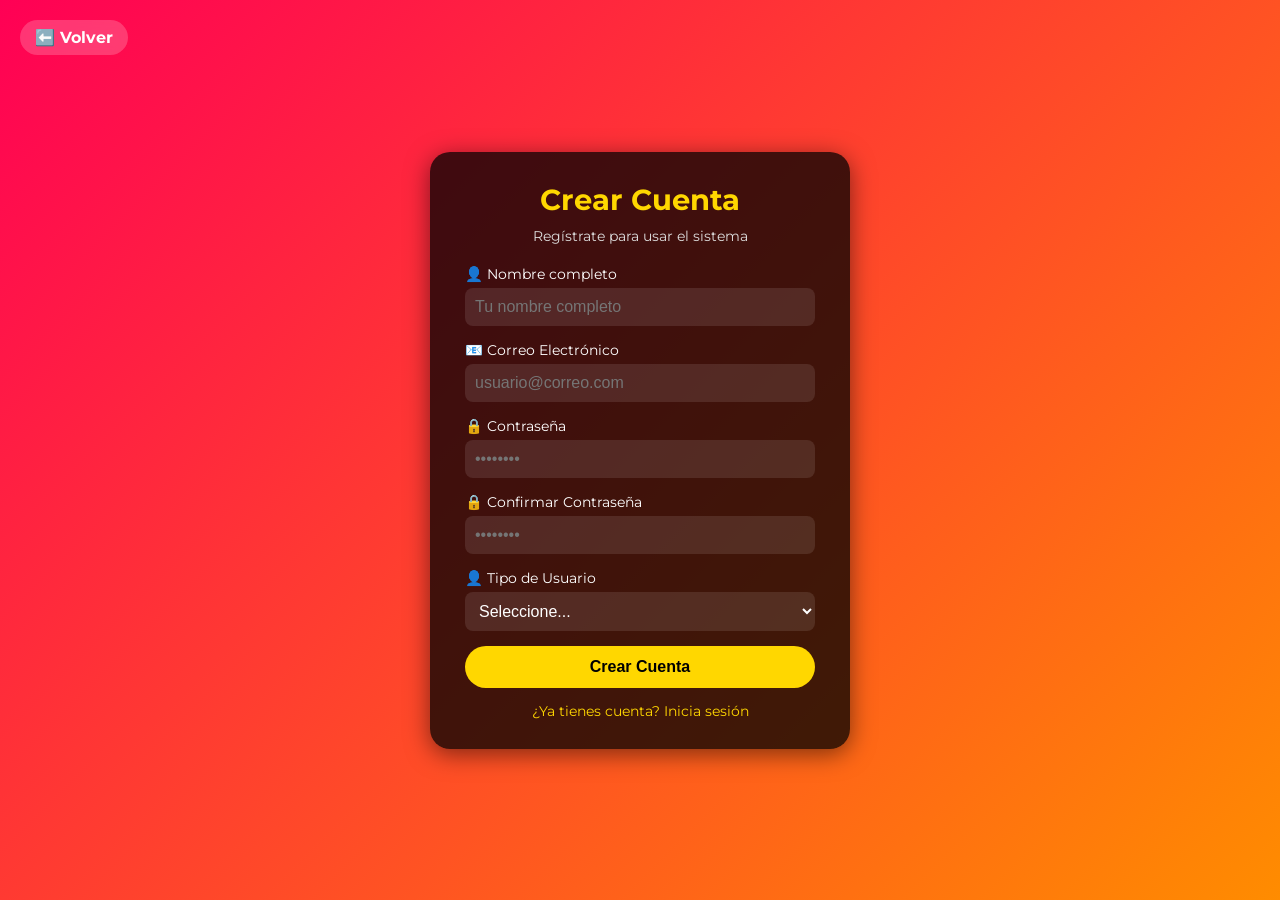
<file: register.html>
<!DOCTYPE html>
<html lang="es">
<head>
  <meta charset="UTF-8" />
  <meta name="viewport" content="width=device-width, initial-scale=1.0"/>
  <title>Registro - Sistema de Reclamos</title>
  <link href="https://fonts.googleapis.com/css2?family=Montserrat:wght@400;700&display=swap" rel="stylesheet">

  <style>
    * { margin:0; padding:0; box-sizing:border-box; }
    body {
      font-family: 'Montserrat', sans-serif;
      background: linear-gradient(135deg, #ff0055, #ff8c00);
      display:flex;
      justify-content:center;
      align-items:center;
      height:100vh;
      overflow:hidden;
    }

    .volver {
      position:absolute;
      top:20px; left:20px;
      background: rgba(255,255,255,0.2);
      color:white;
      padding:8px 15px;
      border-radius:25px;
      text-decoration:none;
      font-weight:bold;
      backdrop-filter: blur(6px);
      transition: background 0.3s, transform 0.2s;
    }
    .volver:hover { background: rgba(255,255,255,0.4); transform:scale(1.05); }

    .register-card {
      background: rgba(0,0,0,0.75);
      padding: 30px 35px;
      border-radius: 20px;
      box-shadow: 0 5px 25px rgba(0,0,0,0.5);
      text-align:center;
      width:100%;
      max-width:420px;
      color:white;
      animation: fadeIn 0.8s ease-out;
    }

    @keyframes fadeIn { 
      from{opacity:0; transform:translateY(-30px);} 
      to{opacity:1; transform:translateY(0);} 
    }

    .register-card h1 { font-size:1.8rem; margin-bottom:10px; color:#ffd700; }
    .register-card p { font-size:0.9rem; margin-bottom:20px; color:#ddd; }

    .form-group { margin-bottom:15px; text-align:left; }
    .form-group label { display:block; font-size:0.9rem; margin-bottom:5px; }
    .form-group input, .form-group select {
      width:100%; padding:10px; border:none; border-radius:8px;
      background: rgba(255,255,255,0.1); color:#fff; font-size:1rem;
      outline:none; transition: background 0.3s;
    }
    .form-group input:focus, .form-group select:focus { background: rgba(255,255,255,0.2); }

    .register-btn {
      width:100%; padding:12px; background:#ffd700; color:#000;
      font-weight:bold; font-size:1rem; border:none; border-radius:25px;
      cursor:pointer; transition: background 0.3s, transform 0.2s;
    }
    .register-btn:hover { background:#fff; transform:scale(1.05); }

    .error-msg { color:#ff7b7b; text-align:center; margin-top:10px; font-size:0.9rem; display:none; }
    .success-msg { color:#9ef09e; text-align:center; margin-top:10px; font-size:0.95rem; display:none; }

    .extra-links { margin-top:15px; font-size:0.85rem; }
    .extra-links a { color:#ffd700; text-decoration:none; margin:0 5px; }
    .extra-links a:hover { text-decoration:underline; }
  </style>
</head>

<body>
  <a href="login.html" class="volver">⬅️ Volver</a>

  <div class="register-card">
    <h1>Crear Cuenta</h1>
    <p>Regístrate para usar el sistema</p>

    <form id="registerForm" autocomplete="off">
      <div class="form-group">
        <label for="nombre">👤 Nombre completo</label>
        <input type="text" id="nombre" placeholder="Tu nombre completo" required>
      </div>

      <div class="form-group">
        <label for="email">📧 Correo Electrónico</label>
        <input type="email" id="email" placeholder="usuario@correo.com" required>
      </div>

      <div class="form-group">
        <label for="password">🔒 Contraseña</label>
        <input type="password" id="password" placeholder="••••••••" required>
      </div>

      <div class="form-group">
        <label for="password2">🔒 Confirmar Contraseña</label>
        <input type="password" id="password2" placeholder="••••••••" required>
      </div>

      <div class="form-group">
        <label for="rol">👤 Tipo de Usuario</label>
        <select id="rol" required>
          <option value="">Seleccione...</option>
          <option value="ciudadano">Ciudadano</option>
          <option value="autoridad">Autoridad</option>
          <option value="admin">Administrador</option>
        </select>
      </div>

      <button type="submit" class="register-btn">Crear Cuenta</button>
      <div class="error-msg" id="error-msg"></div>
      <div class="success-msg" id="success-msg"></div>
    </form>

    <div class="extra-links">
      <a href="login.html">¿Ya tienes cuenta? Inicia sesión</a>
    </div>
  </div>

  <script>
    const registerForm = document.getElementById('registerForm');
    const errorMsg = document.getElementById('error-msg');
    const successMsg = document.getElementById('success-msg');

    function showMessage(el, msg, color = "error") {
      errorMsg.style.display = "none";
      successMsg.style.display = "none";
      el.textContent = msg;
      el.style.display = "block";
    }

    registerForm.addEventListener('submit', async (e) => {
      e.preventDefault();

      const nombre = document.getElementById('nombre').value.trim();
      const email = document.getElementById('email').value.trim().toLowerCase();
      const password = document.getElementById('password').value;
      const password2 = document.getElementById('password2').value;
      const rol = document.getElementById('rol').value;

      if (!nombre || !email || !password || !password2 || !rol) {
        showMessage(errorMsg, "⚠️ Completa todos los campos.");
        return;
      }

      if (password.length < 6) {
        showMessage(errorMsg, "⚠️ La contraseña debe tener al menos 6 caracteres.");
        return;
      }

      if (password !== password2) {
        showMessage(errorMsg, "⚠️ Las contraseñas no coinciden.");
        return;
      }

      try {
        const res = await fetch("php/register.php", {
          method: "POST",
          headers: { "Content-Type": "application/x-www-form-urlencoded" },
          body: new URLSearchParams({ nombre, email, password, rol })
        });

        const data = await res.json();

        if (data.success) {
          showMessage(successMsg, "✅ " + data.message);
          setTimeout(() => window.location.href = "login.html", 1500);
        } else {
          showMessage(errorMsg, "❌ " + data.message);
        }
      } catch (err) {
        showMessage(errorMsg, "⚠️ Error de conexión con el servidor.");
      }
    });
  </script>
</body>
</html>
</file>
